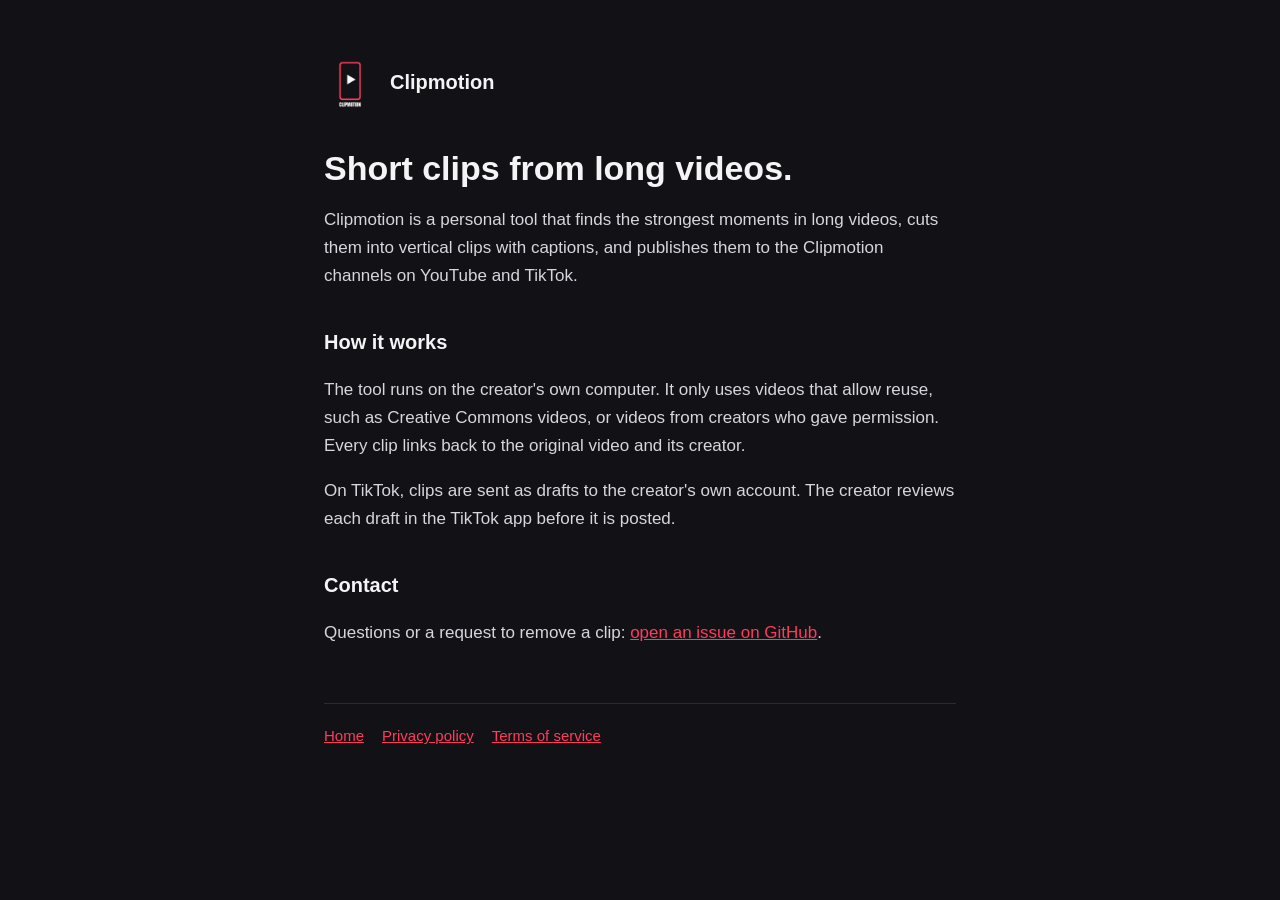
<file: index.html>
<!DOCTYPE html>
<html lang="en"><head><meta charset="utf-8"><meta name="viewport" content="width=device-width,initial-scale=1">
<title>Clipmotion</title><link rel="icon" href="icon.png"><link rel="stylesheet" href="style.css"></head>
<body><main><header><img src="icon.png" alt=""><a href="./">Clipmotion</a></header>
<h1>Short clips from long videos.</h1>
<p>Clipmotion is a personal tool that finds the strongest moments in long videos, cuts them into vertical clips with captions, and publishes them to the Clipmotion channels on YouTube and TikTok.</p>
<h2>How it works</h2>
<p>The tool runs on the creator's own computer. It only uses videos that allow reuse, such as Creative Commons videos, or videos from creators who gave permission. Every clip links back to the original video and its creator.</p>
<p>On TikTok, clips are sent as drafts to the creator's own account. The creator reviews each draft in the TikTok app before it is posted.</p>
<h2>Contact</h2>
<p>Questions or a request to remove a clip: <a href="https://github.com/janssencas965-stack/clipmotion/issues">open an issue on GitHub</a>.</p>
<footer><a href="./">Home</a><a href="privacy.html">Privacy policy</a><a href="terms.html">Terms of service</a></footer>
</main></body></html>
</file>
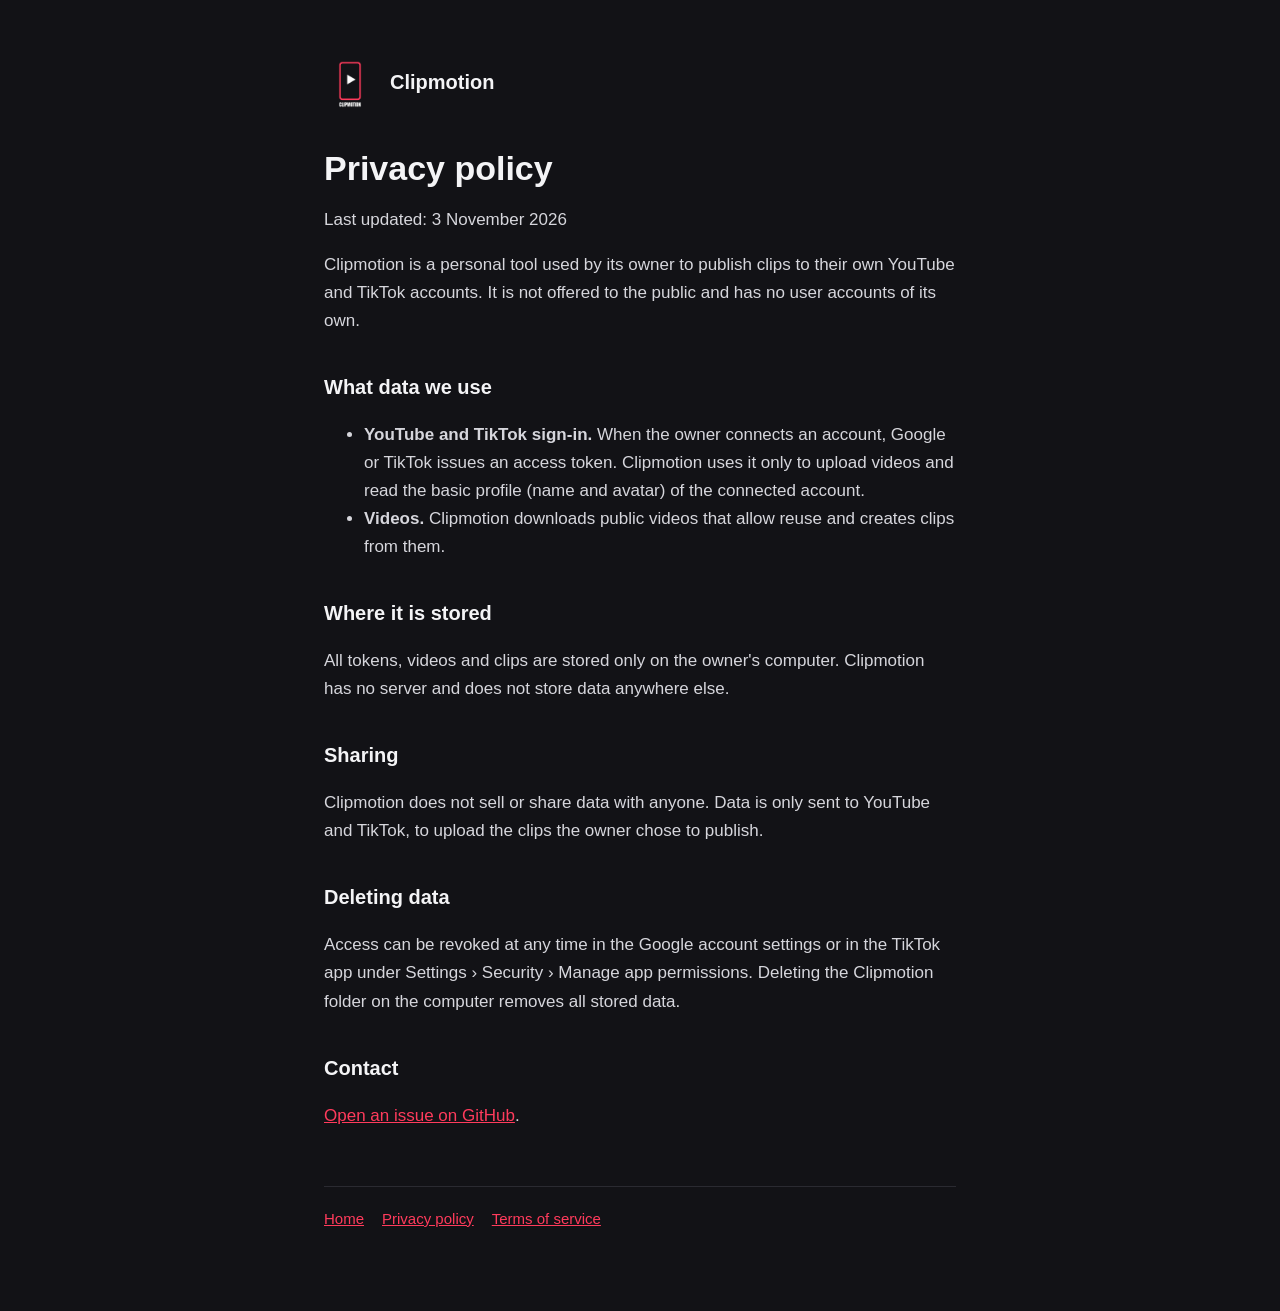
<file: privacy.html>
<!DOCTYPE html>
<html lang="en"><head><meta charset="utf-8"><meta name="viewport" content="width=device-width,initial-scale=1">
<title>Privacy policy · Clipmotion</title><link rel="icon" href="icon.png"><link rel="stylesheet" href="style.css"></head>
<body><main><header><img src="icon.png" alt=""><a href="./">Clipmotion</a></header>
<h1>Privacy policy</h1>
<p>Last updated: 3 November 2026</p>
<p>Clipmotion is a personal tool used by its owner to publish clips to their own YouTube and TikTok accounts. It is not offered to the public and has no user accounts of its own.</p>
<h2>What data we use</h2>
<ul>
<li><strong>YouTube and TikTok sign-in.</strong> When the owner connects an account, Google or TikTok issues an access token. Clipmotion uses it only to upload videos and read the basic profile (name and avatar) of the connected account.</li>
<li><strong>Videos.</strong> Clipmotion downloads public videos that allow reuse and creates clips from them.</li>
</ul>
<h2>Where it is stored</h2>
<p>All tokens, videos and clips are stored only on the owner's computer. Clipmotion has no server and does not store data anywhere else.</p>
<h2>Sharing</h2>
<p>Clipmotion does not sell or share data with anyone. Data is only sent to YouTube and TikTok, to upload the clips the owner chose to publish.</p>
<h2>Deleting data</h2>
<p>Access can be revoked at any time in the Google account settings or in the TikTok app under Settings › Security › Manage app permissions. Deleting the Clipmotion folder on the computer removes all stored data.</p>
<h2>Contact</h2>
<p><a href="https://github.com/janssencas965-stack/clipmotion/issues">Open an issue on GitHub</a>.</p>
<footer><a href="./">Home</a><a href="privacy.html">Privacy policy</a><a href="terms.html">Terms of service</a></footer>
</main></body></html>
</file>
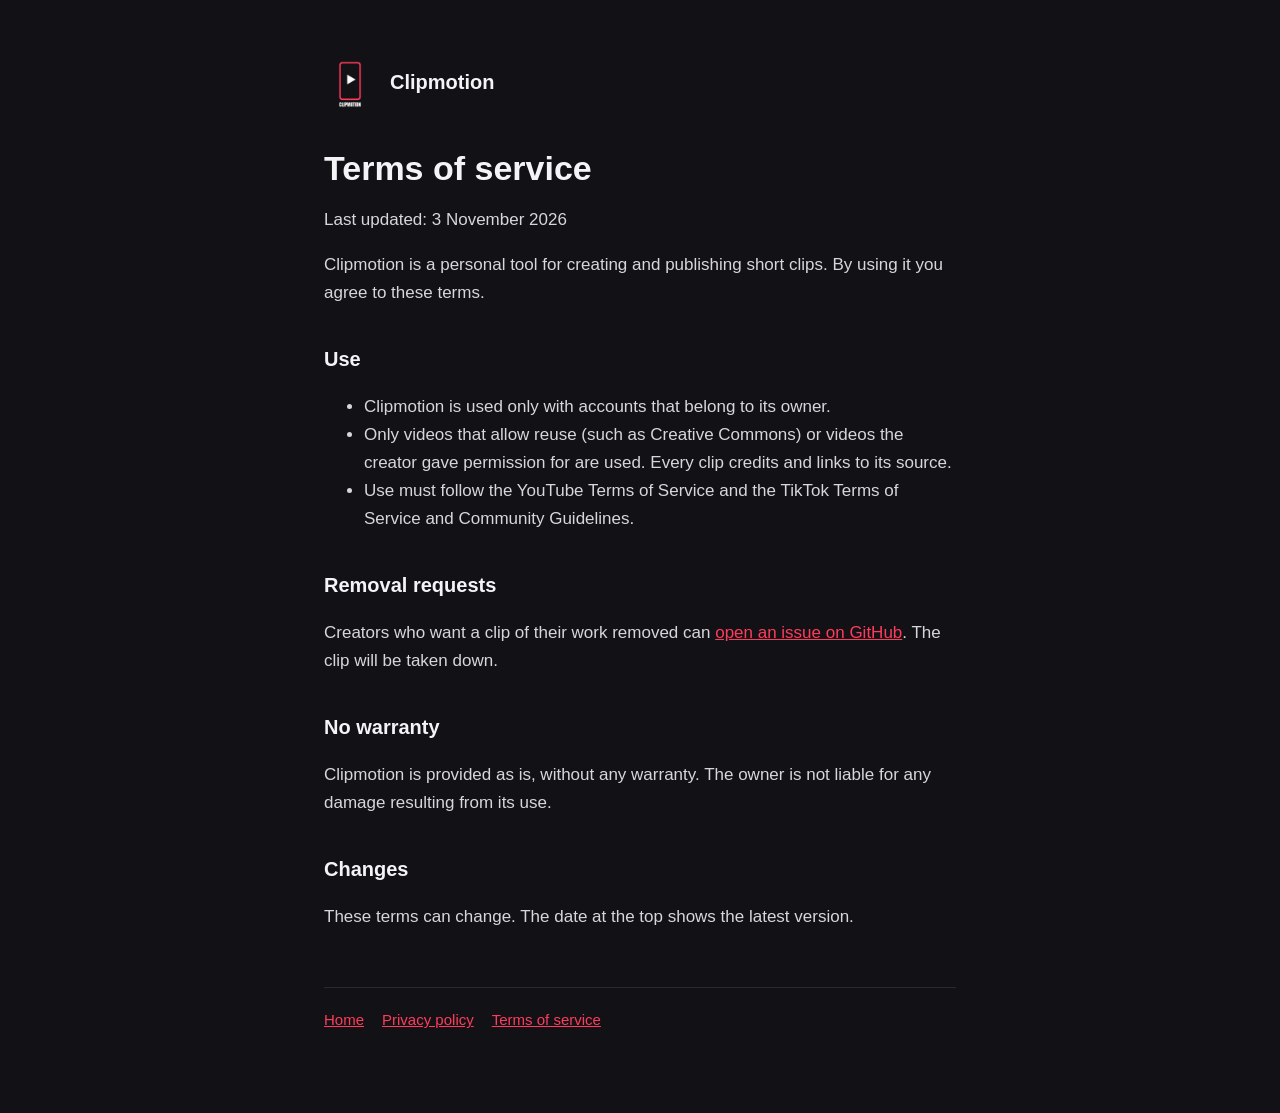
<file: terms.html>
<!DOCTYPE html>
<html lang="en"><head><meta charset="utf-8"><meta name="viewport" content="width=device-width,initial-scale=1">
<title>Terms of service · Clipmotion</title><link rel="icon" href="icon.png"><link rel="stylesheet" href="style.css"></head>
<body><main><header><img src="icon.png" alt=""><a href="./">Clipmotion</a></header>
<h1>Terms of service</h1>
<p>Last updated: 3 November 2026</p>
<p>Clipmotion is a personal tool for creating and publishing short clips. By using it you agree to these terms.</p>
<h2>Use</h2>
<ul>
<li>Clipmotion is used only with accounts that belong to its owner.</li>
<li>Only videos that allow reuse (such as Creative Commons) or videos the creator gave permission for are used. Every clip credits and links to its source.</li>
<li>Use must follow the YouTube Terms of Service and the TikTok Terms of Service and Community Guidelines.</li>
</ul>
<h2>Removal requests</h2>
<p>Creators who want a clip of their work removed can <a href="https://github.com/janssencas965-stack/clipmotion/issues">open an issue on GitHub</a>. The clip will be taken down.</p>
<h2>No warranty</h2>
<p>Clipmotion is provided as is, without any warranty. The owner is not liable for any damage resulting from its use.</p>
<h2>Changes</h2>
<p>These terms can change. The date at the top shows the latest version.</p>
<footer><a href="./">Home</a><a href="privacy.html">Privacy policy</a><a href="terms.html">Terms of service</a></footer>
</main></body></html>
</file>
<file: style.css>
:root{--ink:#f4f4f6;--muted:#a3a3ad;--bg:#121216;--red:#ff3b5c}
*{box-sizing:border-box}
body{margin:0;background:var(--bg);color:var(--ink);font:17px/1.65 -apple-system,BlinkMacSystemFont,"Segoe UI",Roboto,sans-serif}
main{max-width:680px;margin:0 auto;padding:56px 24px 80px}
header{display:flex;align-items:center;gap:14px;margin-bottom:40px}
header img{width:52px;height:52px;border-radius:12px}
header a{color:var(--ink);text-decoration:none;font-weight:700;font-size:20px}
h1{font-size:34px;line-height:1.2;margin:0 0 16px}
h2{font-size:20px;margin:36px 0 8px}
p,li{color:#d6d6dc}
a{color:var(--red)}
footer{margin-top:56px;padding-top:20px;border-top:1px solid #2a2a31;color:var(--muted);font-size:15px}
footer a{margin-right:18px}
</file>
